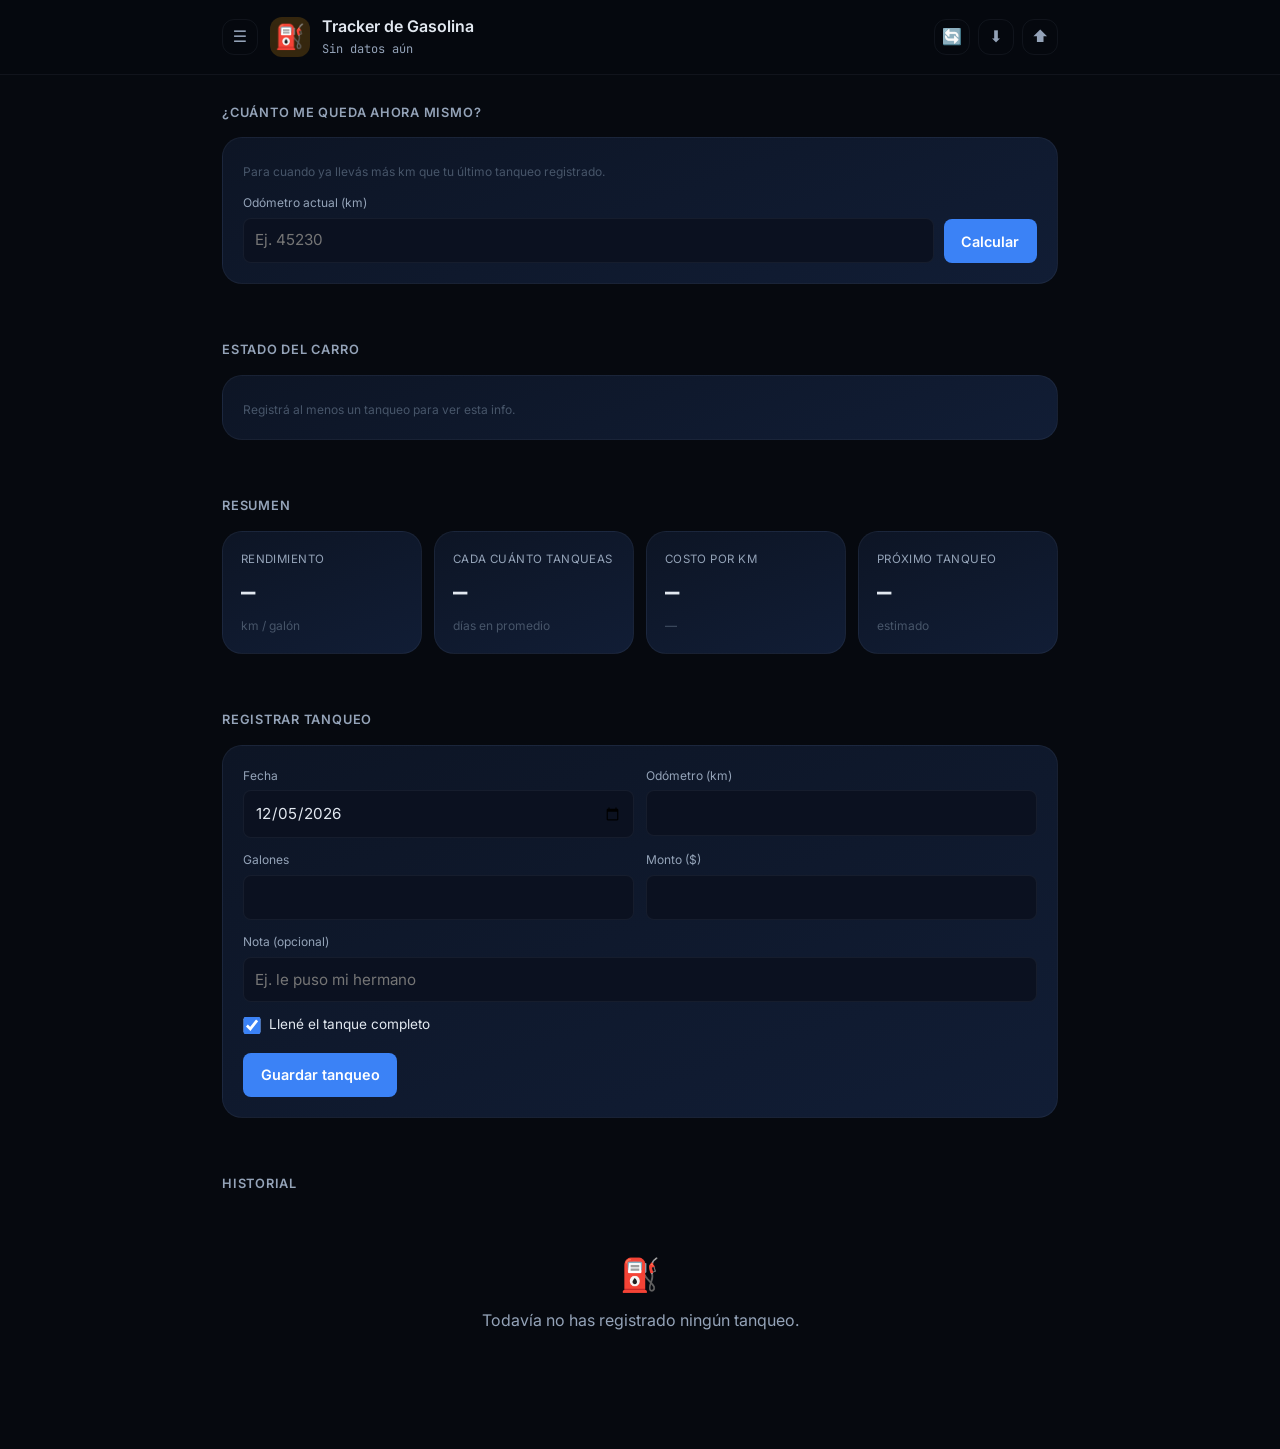
<file: index.html>
<!DOCTYPE html>
<html lang="es">
<head>
  <meta charset="UTF-8">
  <meta name="viewport" content="width=device-width, initial-scale=1.0, viewport-fit=cover">
  <title>Tracker de Gasolina</title>
  <meta name="description" content="Registro de tanqueos, rendimiento y autonomía estimada del carro.">
  <meta name="theme-color" content="#06090f">
  <link rel="icon" href="data:image/svg+xml,%3Csvg xmlns='http://www.w3.org/2000/svg' viewBox='0 0 100 100'%3E%3Ctext y='.9em' font-size='90'%3E%E2%9B%BD%3C/text%3E%3C/svg%3E">

  <link rel="preconnect" href="https://fonts.googleapis.com">
  <link rel="preconnect" href="https://fonts.gstatic.com" crossorigin>
  <link rel="stylesheet" href="https://fonts.googleapis.com/css2?family=Inter:wght@300;400;500;600;700&family=JetBrains+Mono:wght@400;500;600;700&display=swap">

  <link rel="stylesheet" href="styles.css?v=2">
</head>
<body>

<nav class="nav" role="navigation" aria-label="Navegación principal">
  <div class="container nav-inner">
    <div class="nav-brand">
      <button class="icon-btn" id="btn-menu" title="Menú" aria-label="Abrir menú">☰</button>
      <div class="nav-logo" aria-hidden="true">⛽</div>
      <div>
        <div class="nav-title">Tracker de Gasolina</div>
        <div class="nav-sub monospace" id="nav-sub">Sin datos aún</div>
      </div>
    </div>
    <div class="nav-actions">
      <button class="icon-btn" id="btn-sync" title="Sincronizar con GitHub">🔄</button>
      <button class="icon-btn" id="btn-export" title="Exportar respaldo (JSON)">⬇</button>
      <button class="icon-btn" id="btn-import" title="Importar respaldo (JSON)">⬆</button>
      <input type="file" id="file-import" accept="application/json" hidden>
    </div>
  </div>
</nav>

<!-- Sidebar -->
<div class="sidebar-backdrop" id="sidebar-backdrop"></div>
<aside class="sidebar" id="sidebar">
  <div class="sidebar-header">
    <span>Menú</span>
    <button class="icon-btn" id="btn-close-sidebar" aria-label="Cerrar menú">✕</button>
  </div>
  <nav class="sidebar-nav">
    <a href="index.html" class="sidebar-link active">⛽ Tanqueos</a>
    <a href="config.html" class="sidebar-link">🛠️ Otros registros</a>
  </nav>
</aside>

<!-- Autonomy check -->
<section aria-label="Autonomía restante">
  <div class="container">
    <div class="section-title">¿Cuánto me queda ahora mismo?</div>
    <div class="card">
      <div class="kpi-sub" style="margin-bottom:0.7rem;">Para cuando ya llevás más km que tu último tanqueo registrado.</div>
      <div class="autonomy-form">
        <div class="field">
          <label for="in-odometro-actual">Odómetro actual (km)</label>
          <input type="number" id="in-odometro-actual" inputmode="numeric" placeholder="Ej. 45230">
        </div>
        <button class="btn" id="btn-calcular">Calcular</button>
      </div>
      <div class="autonomy-result" id="autonomy-result">
        <div class="range-bar"><div class="range-bar-fill" id="range-bar-fill"></div></div>
        <div class="autonomy-numbers">
          <span>Recorridos: <strong id="res-recorridos">—</strong> km</span>
          <span>Autonomía restante: <strong id="res-restante">—</strong> km</span>
        </div>
      </div>
    </div>
  </div>
</section>

<!-- Estado actual: reserva / vacío / aceite, automático -->
<section aria-label="Estado del carro">
  <div class="container">
    <div class="section-title">Estado del carro</div>
    <div class="card">
      <div class="kpi-sub" id="estado-empty">Registrá al menos un tanqueo para ver esta info.</div>
      <div id="estado-content" style="display:none;">
        <div class="kpi-sub" id="estado-base-wrap" style="margin-bottom:0.8rem;">
          Basado en tu tanqueo lleno del <strong id="estado-fecha" style="color:var(--text);">—</strong>
          a los <strong id="estado-odo" style="color:var(--text); font-family:var(--mono);">—</strong> km.
        </div>
        <div class="kpis">
          <div class="kpi-card">
            <div class="kpi-label">🔶 Reserva estimada en km</div>
            <div class="kpi-value" id="estado-reserva-km" style="font-size:1.2rem;">—</div>
            <div class="mini-bar"><div class="mini-bar-fill" id="estado-reserva-bar"></div></div>
            <div class="kpi-sub" id="estado-reserva-sub">—</div>
          </div>
          <div class="kpi-card">
            <div class="kpi-label">🔴 Vacío estimado en km</div>
            <div class="kpi-value" id="estado-vacio-km" style="font-size:1.2rem;">—</div>
            <div class="mini-bar"><div class="mini-bar-fill" id="estado-vacio-bar"></div></div>
            <div class="kpi-sub" id="estado-vacio-sub">—</div>
          </div>
          <div class="kpi-card" id="estado-aceite-card">
            <div class="kpi-label">🛢️ Próximo cambio de aceite (km)</div>
            <div class="kpi-value" id="estado-aceite-km" style="font-size:1.2rem;">—</div>
            <div class="mini-bar"><div class="mini-bar-fill" id="estado-aceite-bar"></div></div>
            <div class="kpi-sub" id="estado-aceite-sub">—</div>
          </div>
        </div>
        <div class="kpi-sub" id="estado-rendimiento-nota" style="margin-top:0.9rem;">—</div>
      </div>
    </div>
  </div>
</section>

<!-- KPIs -->
<section aria-label="Resumen">
  <div class="container">
    <div class="section-title">Resumen</div>
    <div class="kpis">
      <div class="kpi-card">
        <div class="kpi-label">Rendimiento</div>
        <div class="kpi-value" id="kpi-rendimiento">—</div>
        <div class="kpi-sub">km / galón</div>
      </div>
      <div class="kpi-card">
        <div class="kpi-label">Cada cuánto tanqueas</div>
        <div class="kpi-value" id="kpi-frecuencia">—</div>
        <div class="kpi-sub">días en promedio</div>
      </div>
      <div class="kpi-card">
        <div class="kpi-label">Costo por km</div>
        <div class="kpi-value" id="kpi-costokm">—</div>
        <div class="kpi-sub" id="kpi-costokm-sub">—</div>
      </div>
      <div class="kpi-card">
        <div class="kpi-label">Próximo tanqueo</div>
        <div class="kpi-value" id="kpi-proximo">—</div>
        <div class="kpi-sub" id="kpi-proximo-sub">estimado</div>
      </div>
      <div class="kpi-card" id="kpi-card-tanque" style="display:none;">
        <div class="kpi-label">Autonomía tanque lleno</div>
        <div class="kpi-value" id="kpi-tanque">—</div>
        <div class="kpi-sub">km, según capacidad configurada</div>
      </div>
    </div>
  </div>
</section>

<!-- Add entry -->
<section aria-label="Registrar tanqueo">
  <div class="container">
    <div class="section-title">Registrar tanqueo</div>
    <div class="card">
      <form class="entry-form" id="form-entry">
        <div class="field">
          <label for="in-fecha">Fecha</label>
          <input type="date" id="in-fecha" required>
        </div>
        <div class="field">
          <label for="in-odometro">Odómetro (km)</label>
          <input type="number" id="in-odometro" inputmode="numeric" required>
        </div>
        <div class="field">
          <label for="in-galones">Galones</label>
          <input type="number" id="in-galones" step="0.001" inputmode="decimal" required>
        </div>
        <div class="field">
          <label for="in-monto">Monto ($)</label>
          <input type="number" id="in-monto" step="0.01" inputmode="decimal" required>
        </div>
        <div class="field full">
          <label for="in-nota">Nota (opcional)</label>
          <input type="text" id="in-nota" placeholder="Ej. le puso mi hermano">
        </div>
        <div class="checkbox-field">
          <input type="checkbox" id="in-lleno" checked>
          <label for="in-lleno">Llené el tanque completo</label>
        </div>
        <div class="form-actions">
          <button type="submit" class="btn" id="btn-submit">Guardar tanqueo</button>
          <button type="button" class="btn secondary" id="btn-cancel-edit" style="display:none;">Cancelar edición</button>
        </div>
      </form>
    </div>
  </div>
</section>

<!-- Chart -->
<section aria-label="Rendimiento en el tiempo" id="section-chart" style="display:none;">
  <div class="container">
    <div class="section-title">Rendimiento por tanqueo lleno</div>
    <div class="card">
      <div class="chart-wrap"><canvas id="chart-rendimiento"></canvas></div>
    </div>
  </div>
</section>

<!-- History -->
<section aria-label="Historial de tanqueos">
  <div class="container">
    <div class="section-title">Historial</div>
    <div id="history-wrap">
      <div class="empty-state">
        <div class="big">⛽</div>
        <div>Todavía no has registrado ningún tanqueo.</div>
      </div>
    </div>
  </div>
</section>

<div class="modal-backdrop" id="modal-confirm">
  <div class="modal">
    <h3 id="modal-title">¿Confirmar?</h3>
    <p id="modal-body" style="color:var(--text-muted); font-size:0.9rem; margin-bottom:1.25rem;"></p>
    <div class="form-actions" style="grid-column:auto;">
      <button class="btn danger" id="modal-confirm-btn">Confirmar</button>
      <button class="btn secondary" id="modal-cancel-btn">Cancelar</button>
    </div>
  </div>
</div>

<div class="toast" id="toast"></div>

<script src="lib/chart.min.js"></script>
<script src="shared.js?v=2"></script>
<script src="sync.js?v=1"></script>
<script src="app.js?v=2"></script>
</body>
</html>
</file>
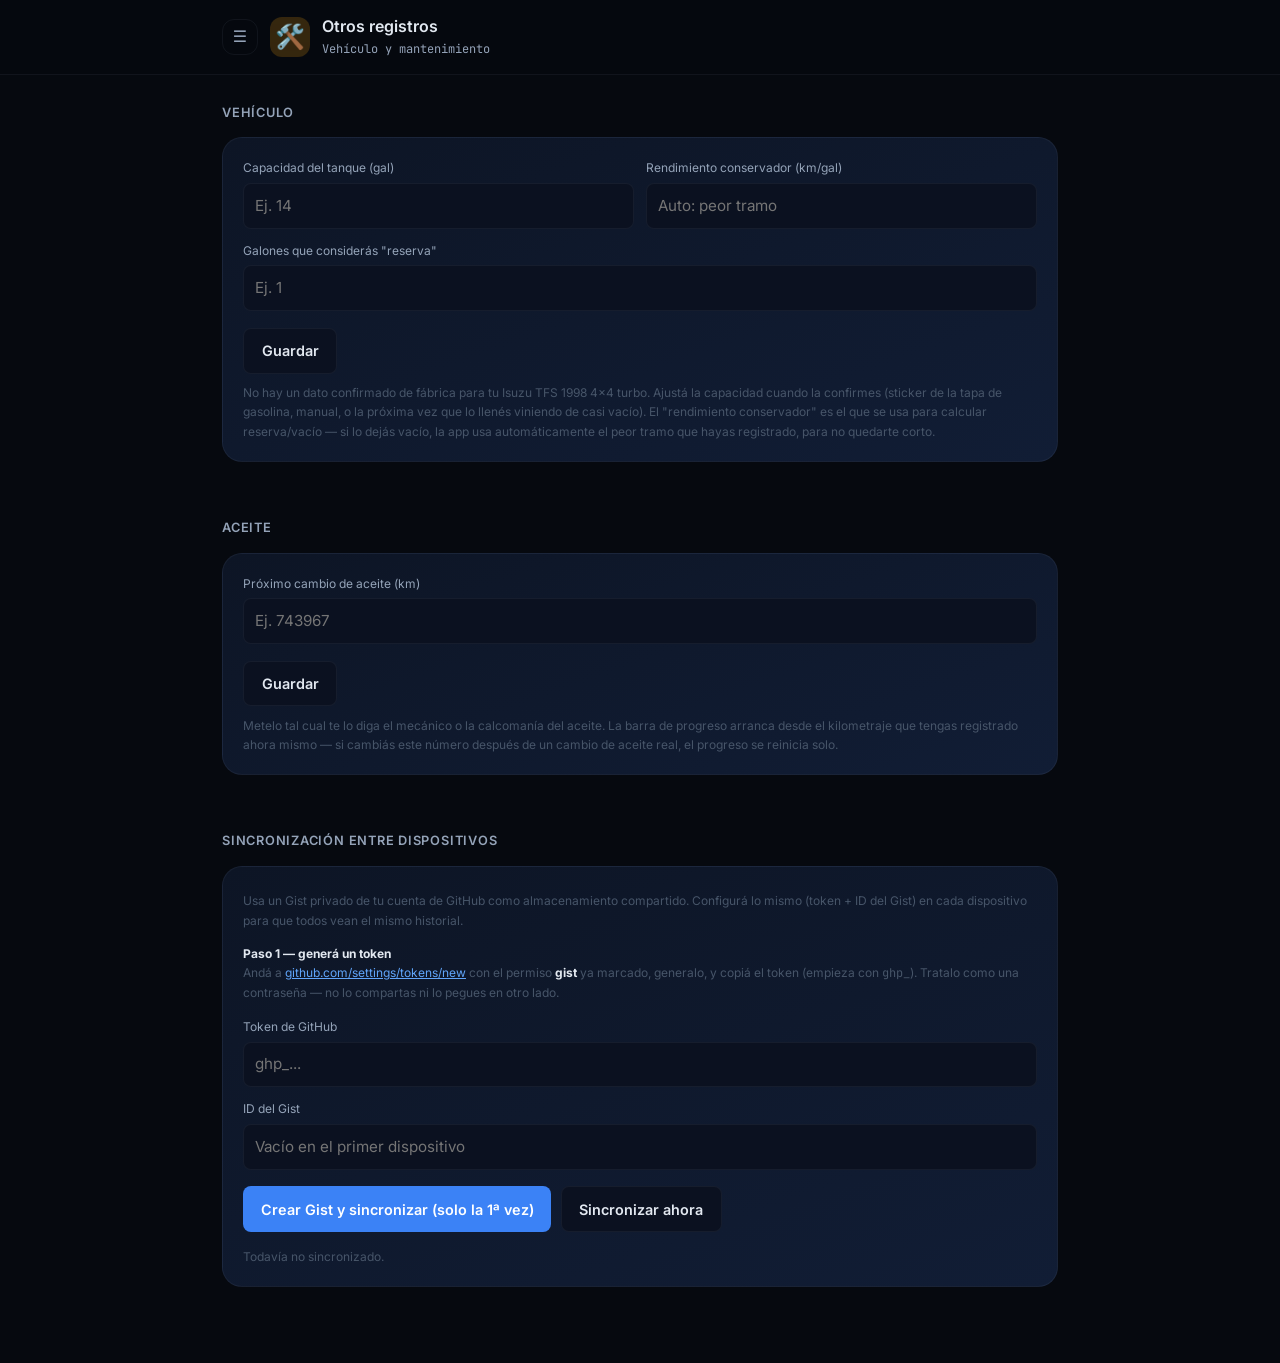
<file: config.html>
<!DOCTYPE html>
<html lang="es">
<head>
  <meta charset="UTF-8">
  <meta name="viewport" content="width=device-width, initial-scale=1.0, viewport-fit=cover">
  <title>Otros registros — Tracker de Gasolina</title>
  <meta name="description" content="Configuración del vehículo: capacidad de tanque, rendimiento conservador y recordatorio de aceite.">
  <meta name="theme-color" content="#06090f">
  <link rel="icon" href="data:image/svg+xml,%3Csvg xmlns='http://www.w3.org/2000/svg' viewBox='0 0 100 100'%3E%3Ctext y='.9em' font-size='90'%3E%E2%9B%BD%3C/text%3E%3C/svg%3E">

  <link rel="preconnect" href="https://fonts.googleapis.com">
  <link rel="preconnect" href="https://fonts.gstatic.com" crossorigin>
  <link rel="stylesheet" href="https://fonts.googleapis.com/css2?family=Inter:wght@300;400;500;600;700&family=JetBrains+Mono:wght@400;500;600;700&display=swap">

  <link rel="stylesheet" href="styles.css?v=2">
</head>
<body>

<nav class="nav" role="navigation" aria-label="Navegación principal">
  <div class="container nav-inner">
    <div class="nav-brand">
      <button class="icon-btn" id="btn-menu" title="Menú" aria-label="Abrir menú">☰</button>
      <div class="nav-logo" aria-hidden="true">🛠️</div>
      <div>
        <div class="nav-title">Otros registros</div>
        <div class="nav-sub monospace">Vehículo y mantenimiento</div>
      </div>
    </div>
  </div>
</nav>

<!-- Sidebar -->
<div class="sidebar-backdrop" id="sidebar-backdrop"></div>
<aside class="sidebar" id="sidebar">
  <div class="sidebar-header">
    <span>Menú</span>
    <button class="icon-btn" id="btn-close-sidebar" aria-label="Cerrar menú">✕</button>
  </div>
  <nav class="sidebar-nav">
    <a href="index.html" class="sidebar-link">⛽ Tanqueos</a>
    <a href="config.html" class="sidebar-link active">🛠️ Otros registros</a>
  </nav>
</aside>

<!-- Vehículo -->
<section aria-label="Configuración del vehículo">
  <div class="container">
    <div class="section-title">Vehículo</div>
    <div class="card">
      <div class="entry-form">
        <div class="field">
          <label for="in-capacidad-tanque">Capacidad del tanque (gal)</label>
          <input type="number" id="in-capacidad-tanque" step="0.1" inputmode="decimal" placeholder="Ej. 14">
        </div>
        <div class="field">
          <label for="in-rendimiento-conservador">Rendimiento conservador (km/gal)</label>
          <input type="number" id="in-rendimiento-conservador" step="0.1" inputmode="decimal" placeholder="Auto: peor tramo">
        </div>
        <div class="field full">
          <label for="in-reserva-galones">Galones que considerás "reserva"</label>
          <input type="number" id="in-reserva-galones" step="0.1" inputmode="decimal" placeholder="Ej. 1">
        </div>
        <div class="form-actions">
          <button class="btn secondary" id="btn-guardar-vehiculo">Guardar</button>
        </div>
      </div>
      <div class="kpi-sub" style="margin-top:0.6rem;">
        No hay un dato confirmado de fábrica para tu Isuzu TFS 1998 4x4 turbo. Ajustá la capacidad cuando la confirmes (sticker de la tapa de gasolina, manual, o la próxima vez que lo llenés viniendo de casi vacío). El "rendimiento conservador" es el que se usa para calcular reserva/vacío — si lo dejás vacío, la app usa automáticamente el peor tramo que hayas registrado, para no quedarte corto.
      </div>
    </div>
  </div>
</section>

<!-- Aceite -->
<section aria-label="Recordatorio de aceite">
  <div class="container">
    <div class="section-title">Aceite</div>
    <div class="card">
      <div class="entry-form">
        <div class="field full">
          <label for="in-aceite-proximo">Próximo cambio de aceite (km)</label>
          <input type="number" id="in-aceite-proximo" inputmode="numeric" placeholder="Ej. 743967">
        </div>
        <div class="form-actions">
          <button class="btn secondary" id="btn-guardar-aceite">Guardar</button>
        </div>
      </div>
      <div class="kpi-sub" style="margin-top:0.6rem;">
        Metelo tal cual te lo diga el mecánico o la calcomanía del aceite. La barra de progreso arranca desde el kilometraje que tengas registrado ahora mismo — si cambiás este número después de un cambio de aceite real, el progreso se reinicia solo.
      </div>
    </div>
  </div>
</section>

<!-- Sincronización -->
<section aria-label="Sincronización entre dispositivos">
  <div class="container">
    <div class="section-title">Sincronización entre dispositivos</div>
    <div class="card">
      <div class="kpi-sub" style="margin-bottom:0.9rem;">
        Usa un Gist privado de tu cuenta de GitHub como almacenamiento compartido. Configurá lo mismo (token + ID del Gist) en cada dispositivo para que todos vean el mismo historial.
      </div>

      <div class="kpi-sub" style="margin-bottom:0.9rem;">
        <strong style="color:var(--text);">Paso 1 — generá un token</strong><br>
        Andá a <a href="https://github.com/settings/tokens/new?scopes=gist&description=Tracker%20de%20Gasolina" target="_blank" rel="noopener" style="color:var(--blue-light); text-decoration:underline;">github.com/settings/tokens/new</a>
        con el permiso <strong style="color:var(--text);">gist</strong> ya marcado, generalo, y copiá el token (empieza con <span class="monospace">ghp_</span>).
        Tratalo como una contraseña — no lo compartas ni lo pegues en otro lado.
      </div>

      <div class="entry-form">
        <div class="field full">
          <label for="in-sync-token">Token de GitHub</label>
          <input type="password" id="in-sync-token" placeholder="ghp_...">
        </div>
        <div class="field full">
          <label for="in-sync-gist">ID del Gist</label>
          <input type="text" id="in-sync-gist" placeholder="Vacío en el primer dispositivo">
        </div>
        <div class="form-actions">
          <button class="btn" id="btn-sync-crear">Crear Gist y sincronizar (solo la 1ª vez)</button>
          <button class="btn secondary" id="btn-sync-ahora">Sincronizar ahora</button>
        </div>
      </div>

      <div class="kpi-sub" id="sync-gist-id-result" style="display:none; margin-top:0.9rem;"></div>
      <div class="kpi-sub" id="sync-status" style="margin-top:0.9rem;">Todavía no sincronizado.</div>
    </div>
  </div>
</section>

<div class="toast" id="toast"></div>

<script src="shared.js?v=2"></script>
<script src="sync.js?v=1"></script>
<script src="config.js?v=1"></script>
</body>
</html>
</file>
<file: styles.css>
/* =============================================================
   1. Tokens (mismo sistema que finanzas-dashboard)
   ============================================================= */
:root {
  --bg:           #06090f;
  --bg-2:         #0b1120;
  --bg-card:      #0d1525;
  --bg-card-2:    #111d35;
  --border:       rgba(148, 163, 184, 0.08);
  --border-hover: rgba(148, 163, 184, 0.18);

  --text:         #e2e8f0;
  --text-muted:   #94a3b8;
  --text-dim:     #475569;

  --blue:         #3b82f6;
  --blue-light:   #60a5fa;
  --blue-glow:    rgba(59, 130, 246, 0.2);

  --green:        #10b981;
  --green-light:  #34d399;
  --green-glow:   rgba(16, 185, 129, 0.2);

  --red:          #ef4444;
  --red-light:    #f87171;
  --red-glow:     rgba(239, 68, 68, 0.2);

  --orange:       #f59e0b;
  --orange-light: #fcd34d;
  --orange-glow:  rgba(245, 158, 11, 0.2);

  --purple:       #8b5cf6;
  --purple-light: #a78bfa;
  --purple-glow:  rgba(139, 92, 246, 0.2);

  --sans: "Inter", -apple-system, BlinkMacSystemFont, "Segoe UI", system-ui, sans-serif;
  --mono: "JetBrains Mono", "Fira Code", "Cascadia Code", monospace;

  --ease-out:  cubic-bezier(0.16, 1, 0.3, 1);

  --radius:    12px;
  --radius-lg: 20px;
  --gutter:    clamp(1rem, 4vw, 2rem);
}

*, *::before, *::after { box-sizing: border-box; margin: 0; }

html {
  font-size: 16px;
  -webkit-text-size-adjust: 100%;
  scroll-behavior: smooth;
}

body {
  font-family: var(--sans);
  background: var(--bg);
  color: var(--text);
  line-height: 1.6;
  -webkit-font-smoothing: antialiased;
  min-height: 100vh;
  padding-bottom: 3rem;
}

img, svg { display: block; max-width: 100%; }
button { font: inherit; color: inherit; cursor: pointer; border: 0; background: none; }
input, select { font: inherit; color: inherit; }
a { color: inherit; text-decoration: none; }

.monospace { font-family: var(--mono); }
.positive { color: var(--green-light); }
.negative { color: var(--red-light); }
.warning  { color: var(--orange-light); }

.container {
  width: 100%;
  max-width: 900px;
  margin-inline: auto;
  padding-inline: var(--gutter);
}

/* =============================================================
   2. Nav
   ============================================================= */
.nav {
  position: sticky;
  top: 0;
  z-index: 100;
  background: rgba(6, 9, 15, 0.85);
  backdrop-filter: blur(20px) saturate(150%);
  -webkit-backdrop-filter: blur(20px) saturate(150%);
  border-bottom: 1px solid var(--border);
  padding: 0.9rem 0;
}

.nav-inner {
  display: flex;
  align-items: center;
  justify-content: space-between;
  gap: 1rem;
}

.nav-brand { display: flex; align-items: center; gap: 0.75rem; }
.nav-logo {
  font-size: 1.5rem;
  width: 2.5rem; height: 2.5rem;
  display: flex; align-items: center; justify-content: center;
  background: var(--orange-glow);
  border-radius: var(--radius);
}
.nav-title { font-weight: 600; font-size: 1rem; }
.nav-sub { font-size: 0.75rem; color: var(--text-muted); }

.nav-actions { display: flex; gap: 0.5rem; }
.icon-btn {
  width: 2.25rem; height: 2.25rem;
  display: flex; align-items: center; justify-content: center;
  border: 1px solid var(--border);
  border-radius: var(--radius);
  color: var(--text-muted);
  transition: border-color 0.2s var(--ease-out), color 0.2s var(--ease-out);
}
.icon-btn:hover { border-color: var(--border-hover); color: var(--text); }

/* =============================================================
   3. Section headings
   ============================================================= */
section { padding: 1.75rem 0; }
.section-title {
  font-size: 0.8rem;
  font-weight: 600;
  text-transform: uppercase;
  letter-spacing: 0.06em;
  color: var(--text-muted);
  margin-bottom: 0.9rem;
}

/* =============================================================
   4. KPI cards
   ============================================================= */
.kpis {
  display: grid;
  grid-template-columns: repeat(auto-fit, minmax(150px, 1fr));
  gap: 0.75rem;
}

.kpi-card {
  background: linear-gradient(160deg, var(--bg-card), var(--bg-card-2));
  border: 1px solid var(--border);
  border-radius: var(--radius-lg);
  padding: 1.1rem;
}
.kpi-label { font-size: 0.72rem; color: var(--text-muted); text-transform: uppercase; letter-spacing: 0.04em; }
.kpi-value { font-size: 1.5rem; font-weight: 700; font-family: var(--mono); margin-top: 0.35rem; }
.kpi-sub { font-size: 0.75rem; color: var(--text-dim); margin-top: 0.25rem; }

/* =============================================================
   5. Autonomy check widget
   ============================================================= */
.card {
  background: linear-gradient(160deg, var(--bg-card), var(--bg-card-2));
  border: 1px solid var(--border);
  border-radius: var(--radius-lg);
  padding: 1.25rem;
}

.autonomy-form {
  display: flex;
  gap: 0.6rem;
  align-items: flex-end;
  flex-wrap: wrap;
}

.field { display: flex; flex-direction: column; gap: 0.35rem; flex: 1 1 140px; }
.field label { font-size: 0.75rem; color: var(--text-muted); }
.field input, .field select {
  background: var(--bg-2);
  border: 1px solid var(--border);
  border-radius: 8px;
  padding: 0.6rem 0.7rem;
  font-size: 0.95rem;
  width: 100%;
}
.field input:focus, .field select:focus { outline: none; border-color: var(--blue); }

.btn {
  background: var(--blue);
  color: #fff;
  padding: 0.65rem 1.1rem;
  border-radius: 8px;
  font-weight: 600;
  font-size: 0.9rem;
  white-space: nowrap;
  transition: filter 0.2s var(--ease-out);
}
.btn:hover { filter: brightness(1.1); }
.btn.secondary { background: var(--bg-2); border: 1px solid var(--border); color: var(--text); }
.btn.danger { background: var(--red-glow); color: var(--red-light); }
.btn.ghost { background: transparent; border: 1px solid var(--border); color: var(--text-muted); }

.autonomy-result {
  margin-top: 1.1rem;
  display: none;
}
.autonomy-result.show { display: block; }

.range-bar {
  height: 14px;
  border-radius: 999px;
  background: var(--bg-2);
  overflow: hidden;
  margin: 0.6rem 0 0.5rem;
}
.range-bar-fill {
  height: 100%;
  border-radius: 999px;
  transition: width 0.5s var(--ease-out), background 0.3s;
}

.autonomy-numbers {
  display: flex;
  justify-content: space-between;
  font-size: 0.82rem;
  color: var(--text-muted);
}
.autonomy-numbers strong { color: var(--text); font-family: var(--mono); }

/* =============================================================
   6. Add entry form
   ============================================================= */
.entry-form {
  display: grid;
  grid-template-columns: repeat(2, 1fr);
  gap: 0.75rem;
}
.entry-form .field.full { grid-column: 1 / -1; }
.checkbox-field {
  display: flex; align-items: center; gap: 0.5rem;
  grid-column: 1 / -1;
}
.checkbox-field input { width: 1.1rem; height: 1.1rem; accent-color: var(--blue); }
.checkbox-field label { font-size: 0.85rem; color: var(--text); }

.form-actions {
  grid-column: 1 / -1;
  display: flex;
  gap: 0.6rem;
  margin-top: 0.3rem;
}

/* =============================================================
   7. Chart
   ============================================================= */
.chart-wrap { position: relative; height: 220px; }

/* =============================================================
   8. History table
   ============================================================= */
.table-wrap { overflow-x: auto; border-radius: var(--radius-lg); border: 1px solid var(--border); }
table { width: 100%; border-collapse: collapse; font-size: 0.85rem; min-width: 640px; }
thead th {
  text-align: left;
  font-size: 0.7rem;
  text-transform: uppercase;
  letter-spacing: 0.04em;
  color: var(--text-muted);
  padding: 0.7rem 0.85rem;
  background: var(--bg-card);
  border-bottom: 1px solid var(--border);
  position: sticky; top: 0;
}
tbody td {
  padding: 0.65rem 0.85rem;
  border-bottom: 1px solid var(--border);
  font-family: var(--mono);
  white-space: nowrap;
}
tbody tr:last-child td { border-bottom: none; }
tbody tr:hover { background: rgba(148,163,184,0.04); }
.pill {
  display: inline-block;
  padding: 0.15rem 0.5rem;
  border-radius: 999px;
  font-size: 0.68rem;
  font-family: var(--sans);
  font-weight: 600;
}
.pill.full { background: var(--green-glow); color: var(--green-light); }
.pill.partial { background: var(--orange-glow); color: var(--orange-light); }
.row-actions { display: flex; gap: 0.4rem; }
.row-actions button {
  width: 1.8rem; height: 1.8rem;
  display: flex; align-items: center; justify-content: center;
  border-radius: 6px;
  color: var(--text-muted);
}
.row-actions button:hover { background: var(--bg-2); color: var(--text); }

.empty-state {
  text-align: center;
  padding: 2.5rem 1rem;
  color: var(--text-muted);
}
.empty-state .big { font-size: 2rem; margin-bottom: 0.5rem; }

/* =============================================================
   9. Modal
   ============================================================= */
.modal-backdrop {
  position: fixed; inset: 0;
  background: rgba(0,0,0,0.6);
  backdrop-filter: blur(4px);
  display: none;
  align-items: center; justify-content: center;
  z-index: 200;
  padding: 1rem;
}
.modal-backdrop.show { display: flex; }
.modal {
  background: var(--bg-card-2);
  border: 1px solid var(--border-hover);
  border-radius: var(--radius-lg);
  padding: 1.5rem;
  width: 100%;
  max-width: 420px;
}
.modal h3 { margin-bottom: 1rem; font-size: 1.05rem; }
.modal .entry-form { margin-bottom: 1rem; }

/* =============================================================
   10. Sidebar
   ============================================================= */
.sidebar-backdrop {
  position: fixed; inset: 0;
  background: rgba(0,0,0,0.55);
  backdrop-filter: blur(2px);
  z-index: 150;
  opacity: 0;
  pointer-events: none;
  transition: opacity 0.25s var(--ease-out);
}
.sidebar-backdrop.show { opacity: 1; pointer-events: auto; }

.sidebar {
  position: fixed;
  top: 0; left: 0; bottom: 0;
  width: min(280px, 80vw);
  background: var(--bg-card-2);
  border-right: 1px solid var(--border-hover);
  z-index: 160;
  transform: translateX(-100%);
  transition: transform 0.25s var(--ease-out);
  display: flex;
  flex-direction: column;
  padding: 1rem;
}
.sidebar.show { transform: translateX(0); }

.sidebar-header {
  display: flex;
  align-items: center;
  justify-content: space-between;
  font-weight: 600;
  padding-bottom: 0.9rem;
  margin-bottom: 0.4rem;
  border-bottom: 1px solid var(--border);
}

.sidebar-nav { display: flex; flex-direction: column; gap: 0.25rem; }
.sidebar-link {
  padding: 0.65rem 0.75rem;
  border-radius: var(--radius);
  font-size: 0.9rem;
  color: var(--text-muted);
  transition: background 0.15s var(--ease-out), color 0.15s var(--ease-out);
}
.sidebar-link:hover { background: rgba(148,163,184,0.06); color: var(--text); }
.sidebar-link.active { background: var(--blue-glow); color: var(--blue-light); font-weight: 600; }

/* =============================================================
   11. Mini progress bar (dentro de KPI cards)
   ============================================================= */
.mini-bar {
  height: 6px;
  border-radius: 999px;
  background: var(--bg-2);
  overflow: hidden;
  margin: 0.5rem 0 0.35rem;
}
.mini-bar-fill {
  height: 100%;
  border-radius: 999px;
  width: 0%;
  transition: width 0.5s var(--ease-out), background 0.3s;
}

/* =============================================================
   12. Toast
   ============================================================= */
.toast {
  position: fixed;
  bottom: 1.25rem;
  left: 50%;
  transform: translateX(-50%) translateY(10px);
  background: var(--bg-card-2);
  border: 1px solid var(--border-hover);
  padding: 0.7rem 1.1rem;
  border-radius: 999px;
  font-size: 0.85rem;
  opacity: 0;
  pointer-events: none;
  transition: opacity 0.25s, transform 0.25s;
  z-index: 300;
}
.toast.show { opacity: 1; transform: translateX(-50%) translateY(0); }

@media (max-width: 480px) {
  .entry-form { grid-template-columns: 1fr; }
  .kpis { grid-template-columns: repeat(2, 1fr); }
}
</file>
